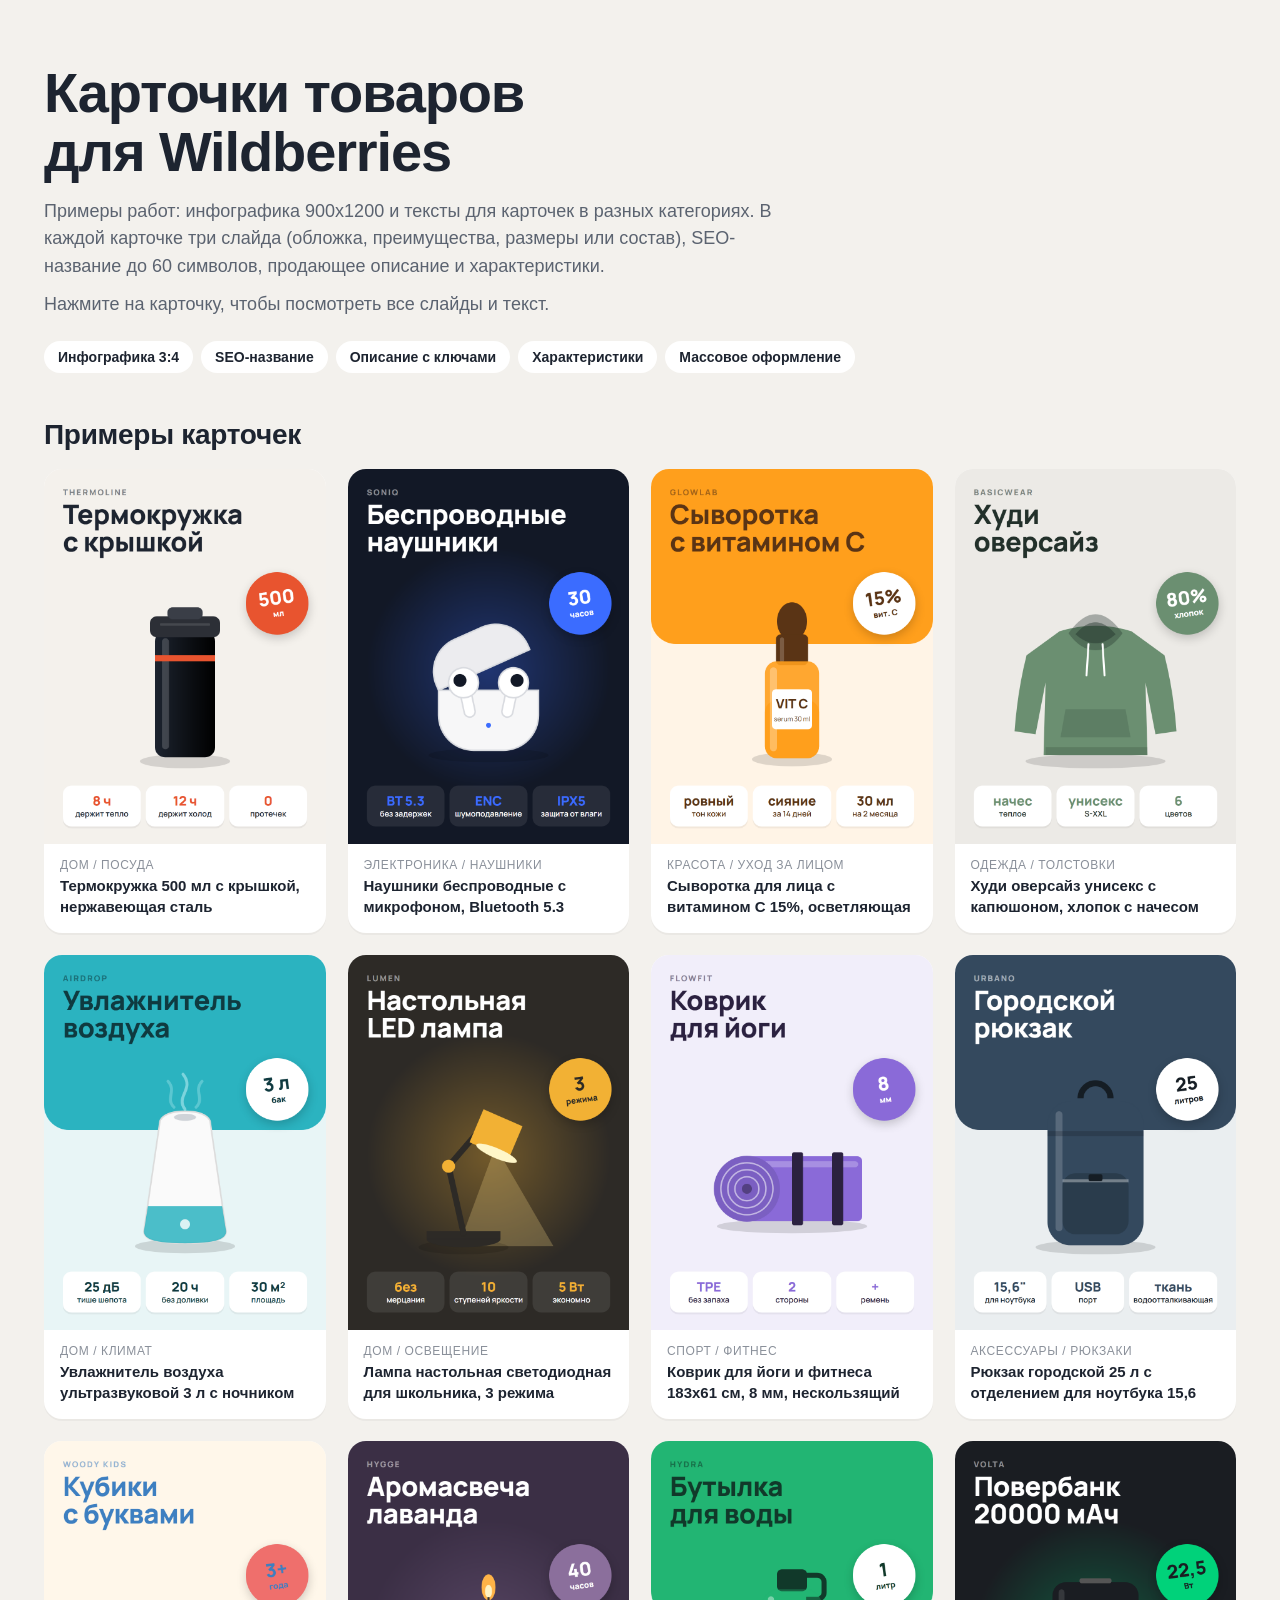
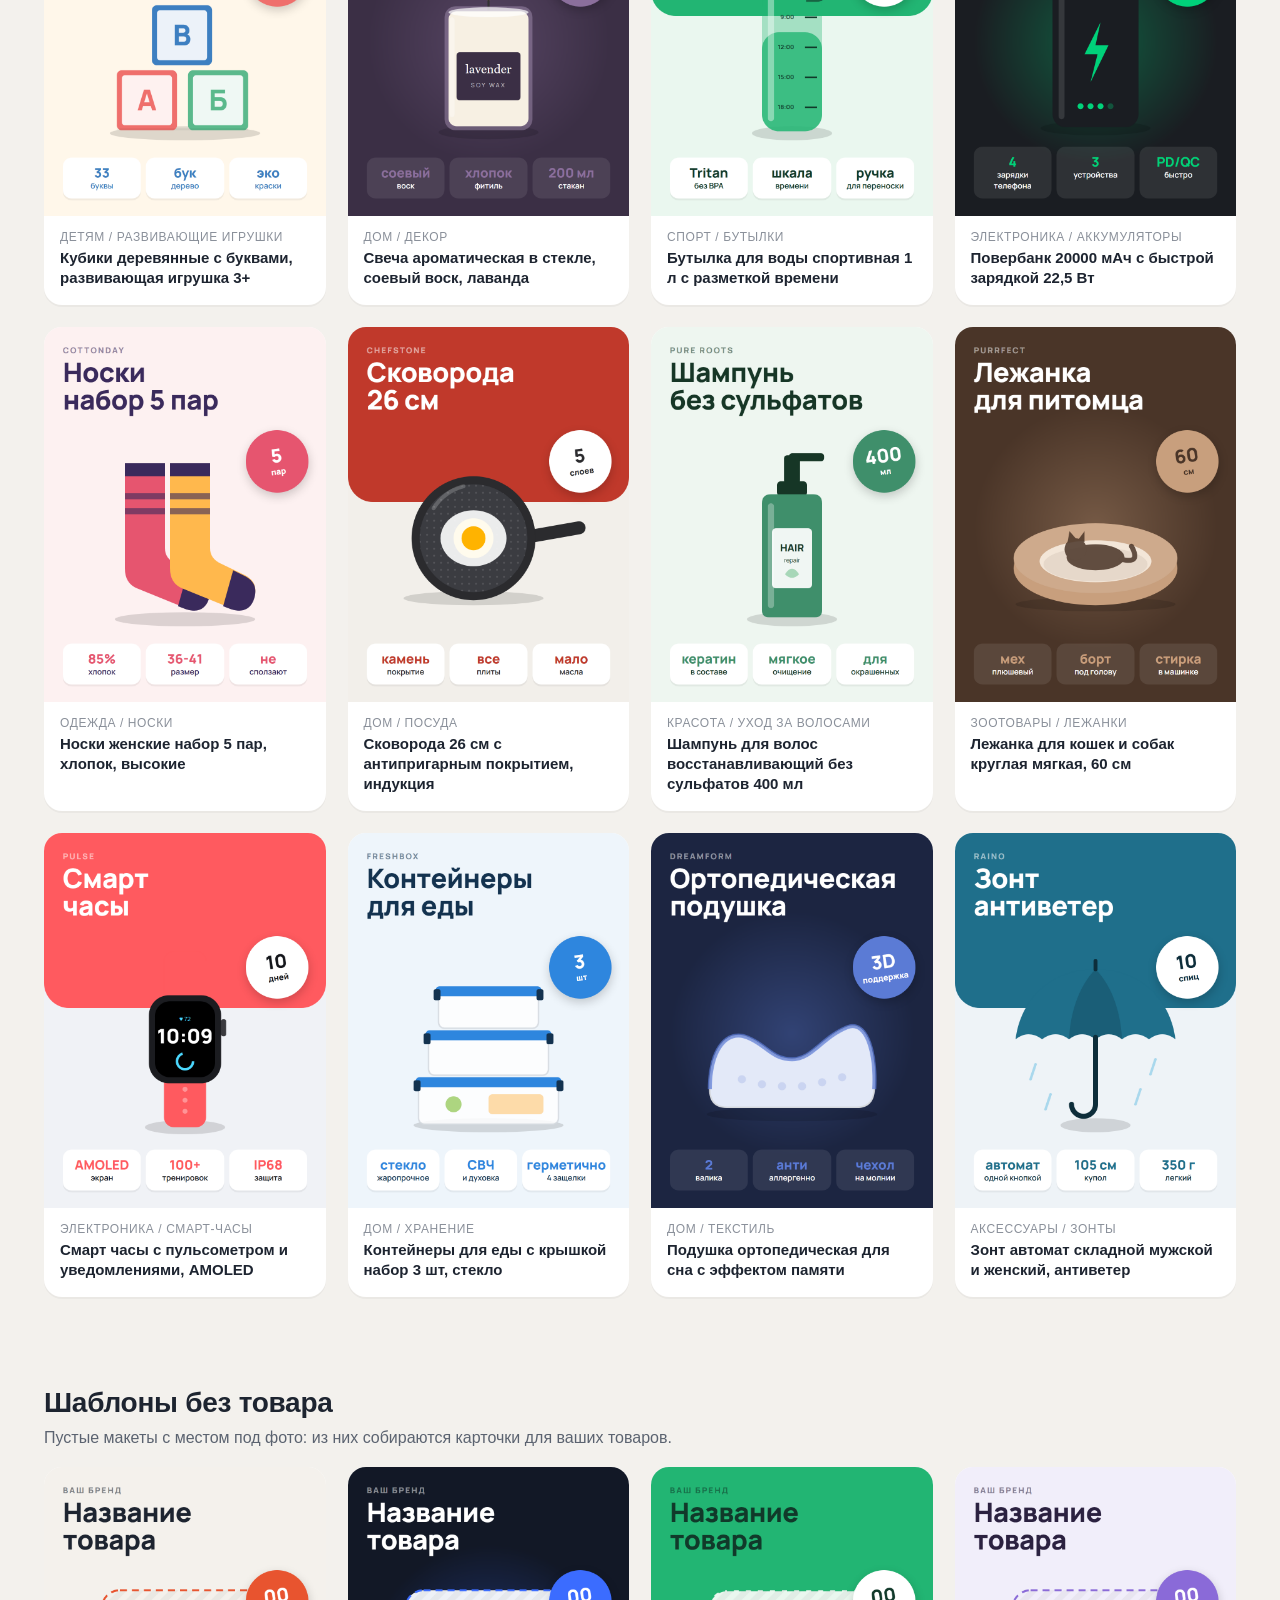
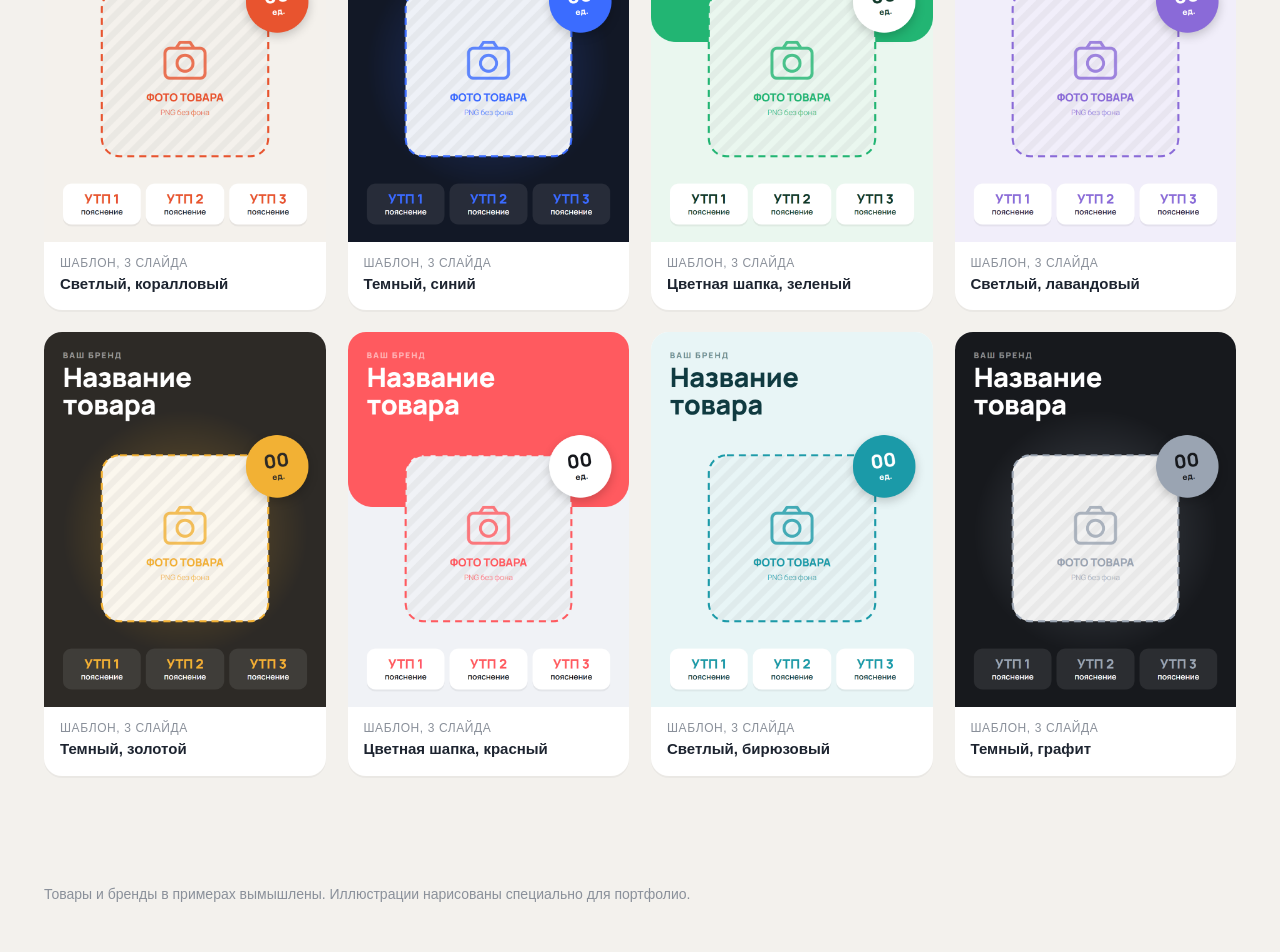
<file: index.html>
<!DOCTYPE html>
<html lang="ru">
<head>
<meta charset="utf-8">
<meta name="viewport" content="width=device-width,initial-scale=1">
<title>Карточки для Wildberries: примеры работ</title>
<meta name="description" content="Портфолио: инфографика и SEO-тексты для карточек товаров на Wildberries.">
<link rel="stylesheet" href="css/site.css">
</head>
<body>
<div class="wrap">
  <header class="hero">
    <h1>Карточки товаров<br>для Wildberries</h1>
    <p>Примеры работ: инфографика 900x1200 и тексты для карточек в разных категориях. В каждой карточке три слайда (обложка, преимущества, размеры или состав), SEO-название до 60 символов, продающее описание и характеристики.</p>
    <p>Нажмите на карточку, чтобы посмотреть все слайды и текст.</p>
    <div class="pills"><span>Инфографика 3:4</span><span>SEO-название</span><span>Описание с ключами</span><span>Характеристики</span><span>Массовое оформление</span></div>
  </header>
  <h2 class="sec">Примеры карточек</h2>
  <div class="grid" id="grid"></div>
  <h2 class="sec" id="templates">Шаблоны без товара</h2>
  <p class="sec-p">Пустые макеты с местом под фото: из них собираются карточки для ваших товаров.</p>
  <div class="grid" id="tpl"></div>
  <footer>Товары и бренды в примерах вымышлены. Иллюстрации нарисованы специально для портфолио.</footer>
</div>
<script src="js/data.js"></script>
<script src="js/templates.js"></script>
<script>
  document.getElementById('grid').innerHTML = PRODUCTS.map((p) => `
    <a class="card" href="product.html?id=${p.id}">
      <img src="img/${p.id}-1.png" alt="${p.title}" loading="lazy">
      <div class="meta"><div class="cat">${p.cat}</div><div class="name">${p.title}</div></div>
    </a>`).join('');
  document.getElementById('tpl').innerHTML = TEMPLATES.map((p) => `
    <a class="card" href="product.html?id=${p.id}">
      <img src="img/${p.id}-1.png" alt="${p.name}" loading="lazy">
      <div class="meta"><div class="cat">Шаблон, 3 слайда</div><div class="name">${p.name}</div></div>
    </a>`).join('');
</script>
</body>
</html>
</file>
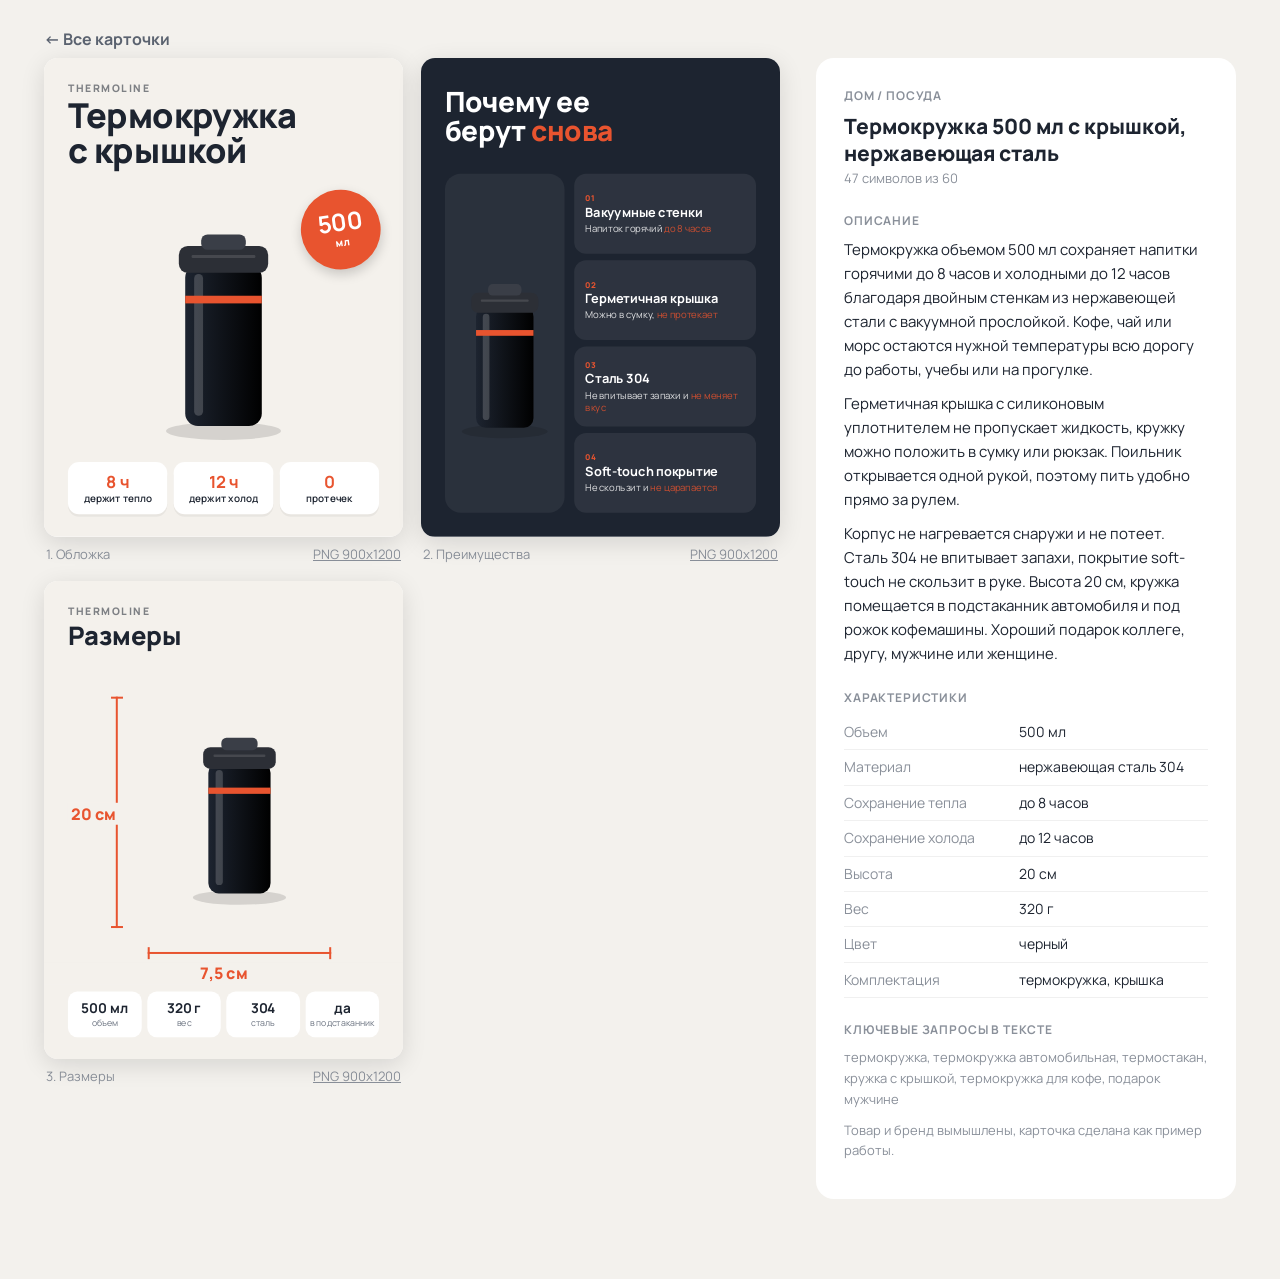
<file: product.html>
<!DOCTYPE html>
<html lang="ru">
<head>
<meta charset="utf-8">
<meta name="viewport" content="width=device-width,initial-scale=1">
<title>Карточка товара</title>
<link rel="stylesheet" href="css/slides.css">
<link rel="stylesheet" href="css/site.css">
</head>
<body>
<div class="wrap">
  <a class="back" href="index.html">&larr; Все карточки</a>
  <div class="prod">
    <div>
      <div class="slides" id="slides"></div>
    </div>
    <div class="text" id="text"></div>
  </div>
</div>
<script src="js/art.js"></script>
<script src="js/data.js"></script>
<script src="js/templates.js"></script>
<script src="js/render.js"></script>
<script>
  const id = new URLSearchParams(location.search).get('id');
  const p = findProduct(id) || PRODUCTS[0];
  document.title = p.title;
  const names = ['Обложка', 'Преимущества', p.details.title];
  document.getElementById('slides').innerHTML = [1, 2, 3].map((n) => `
    <div>
      <div class="frame">${renderSlide(p, n)}</div>
      <div class="frame-cap"><span>${n}. ${names[n - 1]}</span><a href="img/${p.id}-${n}.png" download>PNG 900x1200</a></div>
    </div>`).join('');

  function fit() {
    document.querySelectorAll('.frame').forEach((f) => {
      f.firstElementChild.style.transform = `scale(${f.clientWidth / 900})`;
    });
  }
  addEventListener('resize', fit); fit();

  if (p.art === 'placeholder') {
    document.getElementById('text').innerHTML = `<h2>Шаблон</h2><div class="title">${p.name}</div>
      <p style="margin-top:14px">Пустой макет из трех слайдов 900x1200: обложка, преимущества и ${p.details.title.toLowerCase()}. Вместо подписей подставляются данные вашего товара, в рамку ставится фото без фона.</p>
      <p>Цвета, шрифт и порядок слайдов меняются под бренд.</p>`;
  } else document.getElementById('text').innerHTML = `
    <h2>${p.cat}</h2>
    <div class="title">${p.title}</div>
    <div class="count">${p.title.length} символов из 60</div>
    <h2>Описание</h2>${p.desc.map((d) => `<p>${d}</p>`).join('')}
    <h2>Характеристики</h2>
    <table>${p.specs.map(([k, v]) => `<tr><td>${k}</td><td>${v}</td></tr>`).join('')}</table>
    <h2>Ключевые запросы в тексте</h2><p class="count">${p.keys}</p>
    <p class="note">Товар и бренд вымышлены, карточка сделана как пример работы.</p>`;
</script>
</body>
</html>
</file>
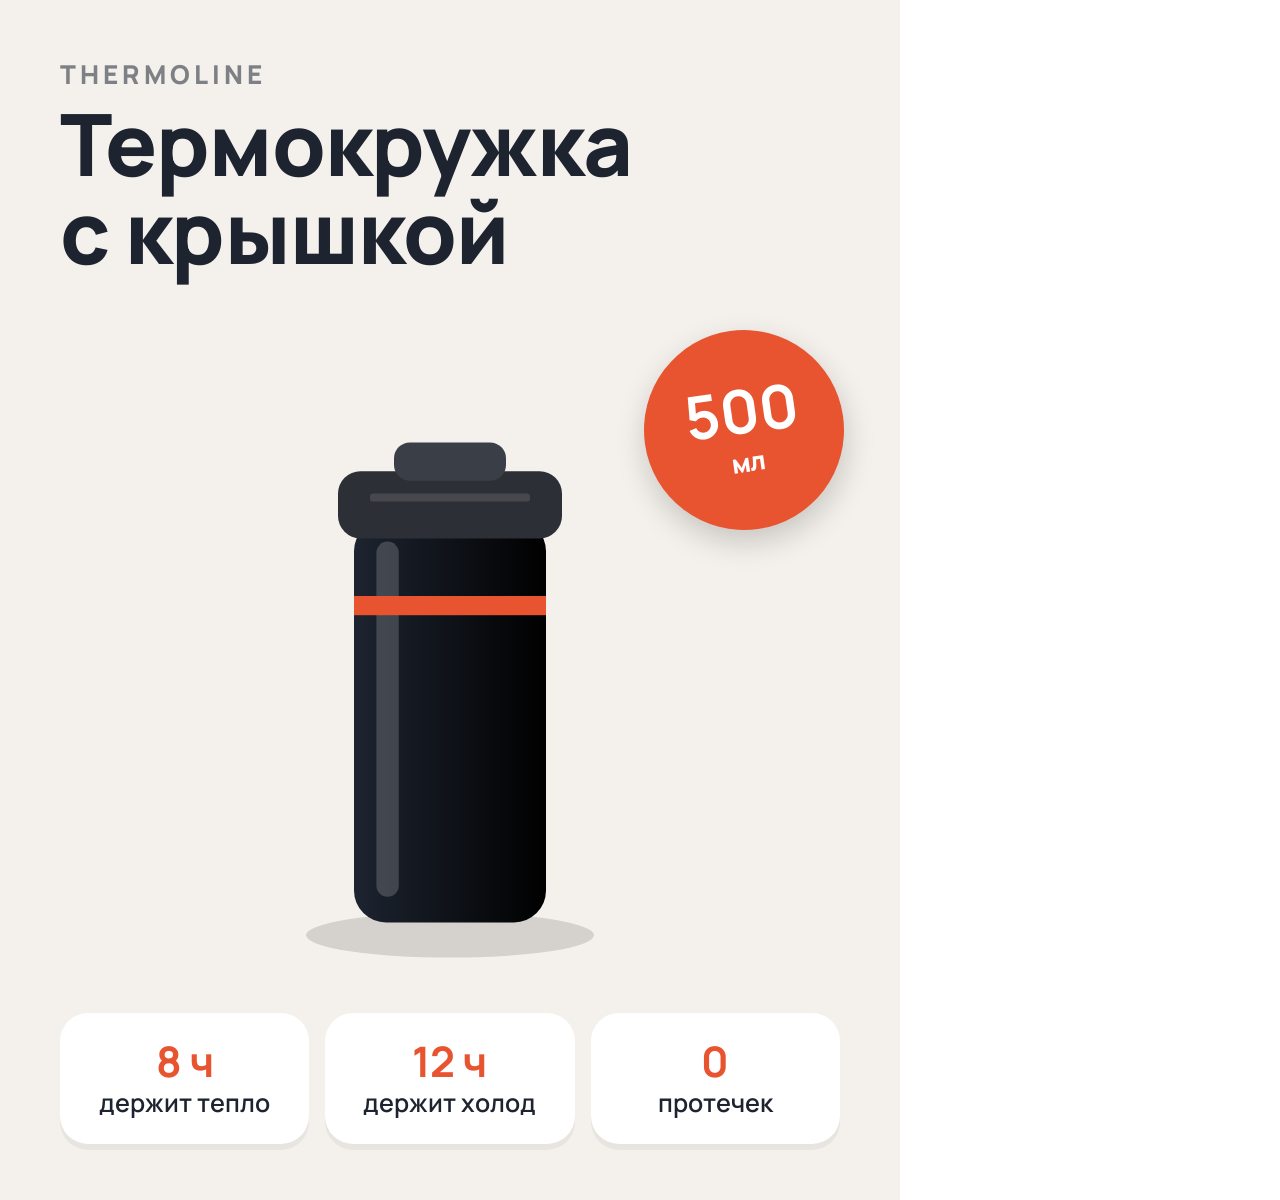
<file: slide.html>
<!DOCTYPE html>
<html lang="ru">
<head>
<meta charset="utf-8">
<title>Слайд</title>
<link rel="stylesheet" href="css/slides.css">
<style>html,body{margin:0;padding:0;width:900px;height:1200px;overflow:hidden}</style>
</head>
<body>
<div id="root"></div>
<script src="js/art.js"></script>
<script src="js/data.js"></script>
<script src="js/templates.js"></script>
<script src="js/render.js"></script>
<script>
  const q = new URLSearchParams(location.search);
  const p = findProduct(q.get('id') || PRODUCTS[0].id);
  document.getElementById('root').innerHTML = renderSlide(p, +(q.get('s') || 1));
</script>
</body>
</html>
</file>
<file: css/site.css>
*{box-sizing:border-box}
body{margin:0;font-family:Manrope,'Segoe UI',Arial,sans-serif;background:#f3f1ed;color:#1d2430}
a{color:inherit}
.wrap{max-width:1240px;margin:0 auto;padding:0 24px}

header.hero{padding:64px 0 36px}
header.hero h1{font-size:clamp(32px,5vw,56px);line-height:1.05;margin:0 0 16px;letter-spacing:-.02em}
header.hero p{font-size:18px;line-height:1.55;color:#5b6370;max-width:760px;margin:0 0 10px}
.pills{display:flex;flex-wrap:wrap;gap:8px;margin-top:22px}
.pills span{background:#fff;border-radius:99px;padding:8px 14px;font-size:14px;font-weight:600}

.sec{font-size:28px;margin:10px 0 18px;letter-spacing:-.01em}
.sec-p{color:#5b6370;margin:-8px 0 20px}
.grid{display:grid;grid-template-columns:repeat(auto-fill,minmax(250px,1fr));gap:22px;padding-bottom:80px}
.card{display:block;text-decoration:none;background:#fff;border-radius:18px;overflow:hidden;box-shadow:0 2px 0 rgba(0,0,0,.04);transition:transform .15s,box-shadow .15s}
.card:hover{transform:translateY(-4px);box-shadow:0 14px 30px rgba(0,0,0,.1)}
.card img{display:block;width:100%;aspect-ratio:3/4;object-fit:cover;background:#eee}
.card .meta{padding:14px 16px 16px}
.card .cat{font-size:12px;color:#8a909a;text-transform:uppercase;letter-spacing:.05em}
.card .name{font-size:15px;font-weight:700;margin-top:4px;line-height:1.35}

/* страница товара */
.back{display:inline-block;margin:28px 0 8px;font-weight:700;text-decoration:none;color:#5b6370}
.prod{display:grid;grid-template-columns:minmax(0,1fr) 420px;gap:36px;padding-bottom:80px;align-items:start}
@media (max-width:980px){.prod{grid-template-columns:1fr}}
.slides{display:grid;grid-template-columns:repeat(auto-fill,minmax(240px,1fr));gap:18px}
.frame{position:relative;width:100%;aspect-ratio:3/4;overflow:hidden;border-radius:14px;box-shadow:0 6px 24px rgba(0,0,0,.12);background:#fff}
.frame .slide{position:absolute;left:0;top:0;transform-origin:0 0}
.frame-cap{font-size:13px;color:#8a909a;margin:8px 2px 0;display:flex;justify-content:space-between}
.text{background:#fff;border-radius:18px;padding:28px;font-size:15px;line-height:1.6;position:sticky;top:20px}
.text h2{font-size:12px;text-transform:uppercase;letter-spacing:.07em;color:#8a909a;margin:22px 0 8px}
.text h2:first-child{margin-top:0}
.text .title{font-size:21px;font-weight:800;line-height:1.3}
.text .count{color:#8a909a;font-size:13px}
.text table{border-collapse:collapse;width:100%;font-size:14px}
.text td{padding:6px 0;border-bottom:1px solid #f0f0f0;vertical-align:top}
.text td:first-child{color:#8a909a;width:48%;padding-right:10px}
.text p{margin:0 0 10px}
.note{font-size:13px;color:#8a909a;margin-top:18px}
footer{padding:30px 0 50px;color:#8a909a;font-size:14px}
</file>
<file: css/slides.css>
/* Слайды инфографики 900x1200 (формат WB 3:4) */
@import url('https://fonts.googleapis.com/css2?family=Manrope:wght@400;600;700;800&display=swap');

.slide{width:900px;height:1200px;position:relative;overflow:hidden;background:var(--bg);color:var(--d);
  font-family:Manrope,'Segoe UI',Arial,sans-serif}
.slide *{box-sizing:border-box}
.slide h3{position:absolute;left:60px;right:60px;font-weight:800;line-height:1.02;letter-spacing:-.01em;margin:0}
.slide .brand{position:absolute;top:56px;left:60px;font-size:26px;font-weight:800;letter-spacing:.16em;opacity:.55}
.slide .art{position:absolute;display:flex;align-items:center;justify-content:center}
.slide .art svg{width:100%;height:100%}
.slide em{font-style:normal}

/* ---------- обложка ---------- */
.cover h3{top:100px;font-size:86px}
.cover .art{left:110px;top:340px;width:680px;height:640px}
.cover .badge{position:absolute;right:56px;top:330px;width:200px;height:200px;border-radius:50%;background:var(--a);color:var(--onA);
  display:flex;flex-direction:column;align-items:center;justify-content:center;font-weight:800;transform:rotate(-8deg);z-index:2;
  box-shadow:0 12px 30px rgba(0,0,0,.18)}
.cover .badge b{font-size:60px;line-height:1}
.cover .badge span{font-size:26px;margin-top:4px}
.cover .chips{position:absolute;left:60px;right:60px;bottom:56px;display:flex;gap:16px}
.cover .chip{flex:1;background:#fff;border-radius:28px;padding:24px 14px;text-align:center;font-size:25px;font-weight:600;color:var(--d);
  box-shadow:0 6px 0 rgba(0,0,0,.05)}
.cover .chip b{display:block;font-size:42px;color:var(--aT);line-height:1.15}

.cover.dark{background:var(--d);color:#fff}
.cover.dark .brand{opacity:.5}
.cover.dark .glow{position:absolute;left:50%;top:640px;width:900px;height:900px;transform:translate(-50%,-50%);
  background:radial-gradient(circle,var(--a) 0%,transparent 62%);opacity:.35}
.cover.dark .chip{background:rgba(255,255,255,.09);color:#fff;box-shadow:none}
.cover.dark .chip b{color:var(--aT)}

.cover.split .split-top{position:absolute;left:0;right:0;top:0;height:560px;background:var(--a);border-radius:0 0 80px 80px}
.cover.split h3,.cover.split .brand{color:var(--onA)}
.cover.split .badge{background:#fff;color:var(--d)}

/* ---------- преимущества ---------- */
.benefits h3{top:74px;font-size:70px}
.benefits.is-dark{background:var(--d);color:#fff}
.benefits.is-dark em{color:var(--aT)}
.benefits.is-light em{background:linear-gradient(transparent 58%,var(--x) 58%)}
.benefits .panel{position:absolute;left:60px;top:290px;width:300px;height:850px;border-radius:40px;overflow:hidden}
.benefits.is-dark .panel{background:rgba(255,255,255,.06)}
.benefits.is-light .panel{background:#fff}
.benefits .panel .art{left:-90px;top:200px;width:480px;height:480px}
.benefits.wide .panel .art{left:-10px;top:260px;width:320px;height:320px}
.benefits ul{position:absolute;left:384px;right:60px;top:290px;bottom:60px;list-style:none;margin:0;padding:0;
  display:flex;flex-direction:column;gap:16px}
.benefits li{flex:1;border-radius:30px;padding:18px 28px;position:relative;display:flex;flex-direction:column;justify-content:center}
.benefits.is-dark li{background:rgba(255,255,255,.07)}
.benefits.is-light li{background:#fff}
.benefits li i{font-style:normal;font-size:20px;font-weight:800;color:var(--aT);margin-bottom:4px}
.benefits.is-dark li i{color:var(--aT)}
.benefits li b{font-size:32px;line-height:1.08;margin-bottom:8px}
.benefits li span{font-size:24px;line-height:1.25;opacity:.85}

/* ---------- детали ---------- */
.details h3{top:104px;font-size:64px;right:300px}
.details .tiles{position:absolute;left:60px;right:60px;bottom:56px;display:grid;grid-template-columns:repeat(4,1fr);gap:14px}
.details .tiles div{background:#fff;border-radius:24px;padding:22px 10px;text-align:center;font-size:22px;opacity:1;color:#6b7380}
.details .tiles b{display:block;font-size:34px;color:var(--d);line-height:1.2}

.dims .dims-art{left:230px;top:250px;width:520px;height:640px}
.dims .vline{position:absolute;left:180px;top:290px;height:580px;border-left:5px solid var(--aT)}
.dims .vline::before,.dims .vline::after{content:'';position:absolute;left:-17px;width:30px;border-top:5px solid var(--aT)}
.dims .vline::before{top:0}.dims .vline::after{bottom:0}
.dims .hline{position:absolute;left:260px;top:930px;width:460px;border-top:5px solid var(--aT)}
.dims .hline::before,.dims .hline::after{content:'';position:absolute;top:-17px;height:30px;border-left:5px solid var(--aT)}
.dims .hline::before{left:0}.dims .hline::after{right:0}
.dims .dim{position:absolute;font-size:40px;font-weight:800;color:var(--aT);background:var(--bg);padding:0 8px}
.dims .vdim{left:60px;top:556px}
.dims .hdim{left:0;right:0;text-align:center;top:956px}

.specs .corner-art{right:40px;top:50px;width:250px;height:250px;opacity:.95}
.specs .rows{position:absolute;left:60px;right:60px;top:330px;bottom:60px;background:#fff;border-radius:40px;padding:20px 44px;
  display:flex;flex-direction:column;justify-content:space-around}
.specs .row{display:flex;justify-content:space-between;align-items:baseline;gap:30px;padding:18px 0;border-bottom:2px dashed #e3e3e3;font-size:30px}
.specs .row:last-child{border-bottom:0}
.specs .row span{color:#6b7380}
.specs .row b{text-align:right;font-weight:800}

.steps .steps-art{left:200px;top:200px;width:500px;height:500px}
.steps .steps{position:absolute;left:60px;right:60px;bottom:60px;display:flex;flex-direction:column;gap:18px}
.steps .step{background:#fff;border-radius:30px;padding:26px 30px;display:flex;align-items:center;gap:28px;font-size:30px;font-weight:600}
.steps .step i{font-style:normal;flex:0 0 76px;height:76px;border-radius:50%;background:var(--a);color:var(--onA);
  display:flex;align-items:center;justify-content:center;font-size:36px;font-weight:800}
</file>
